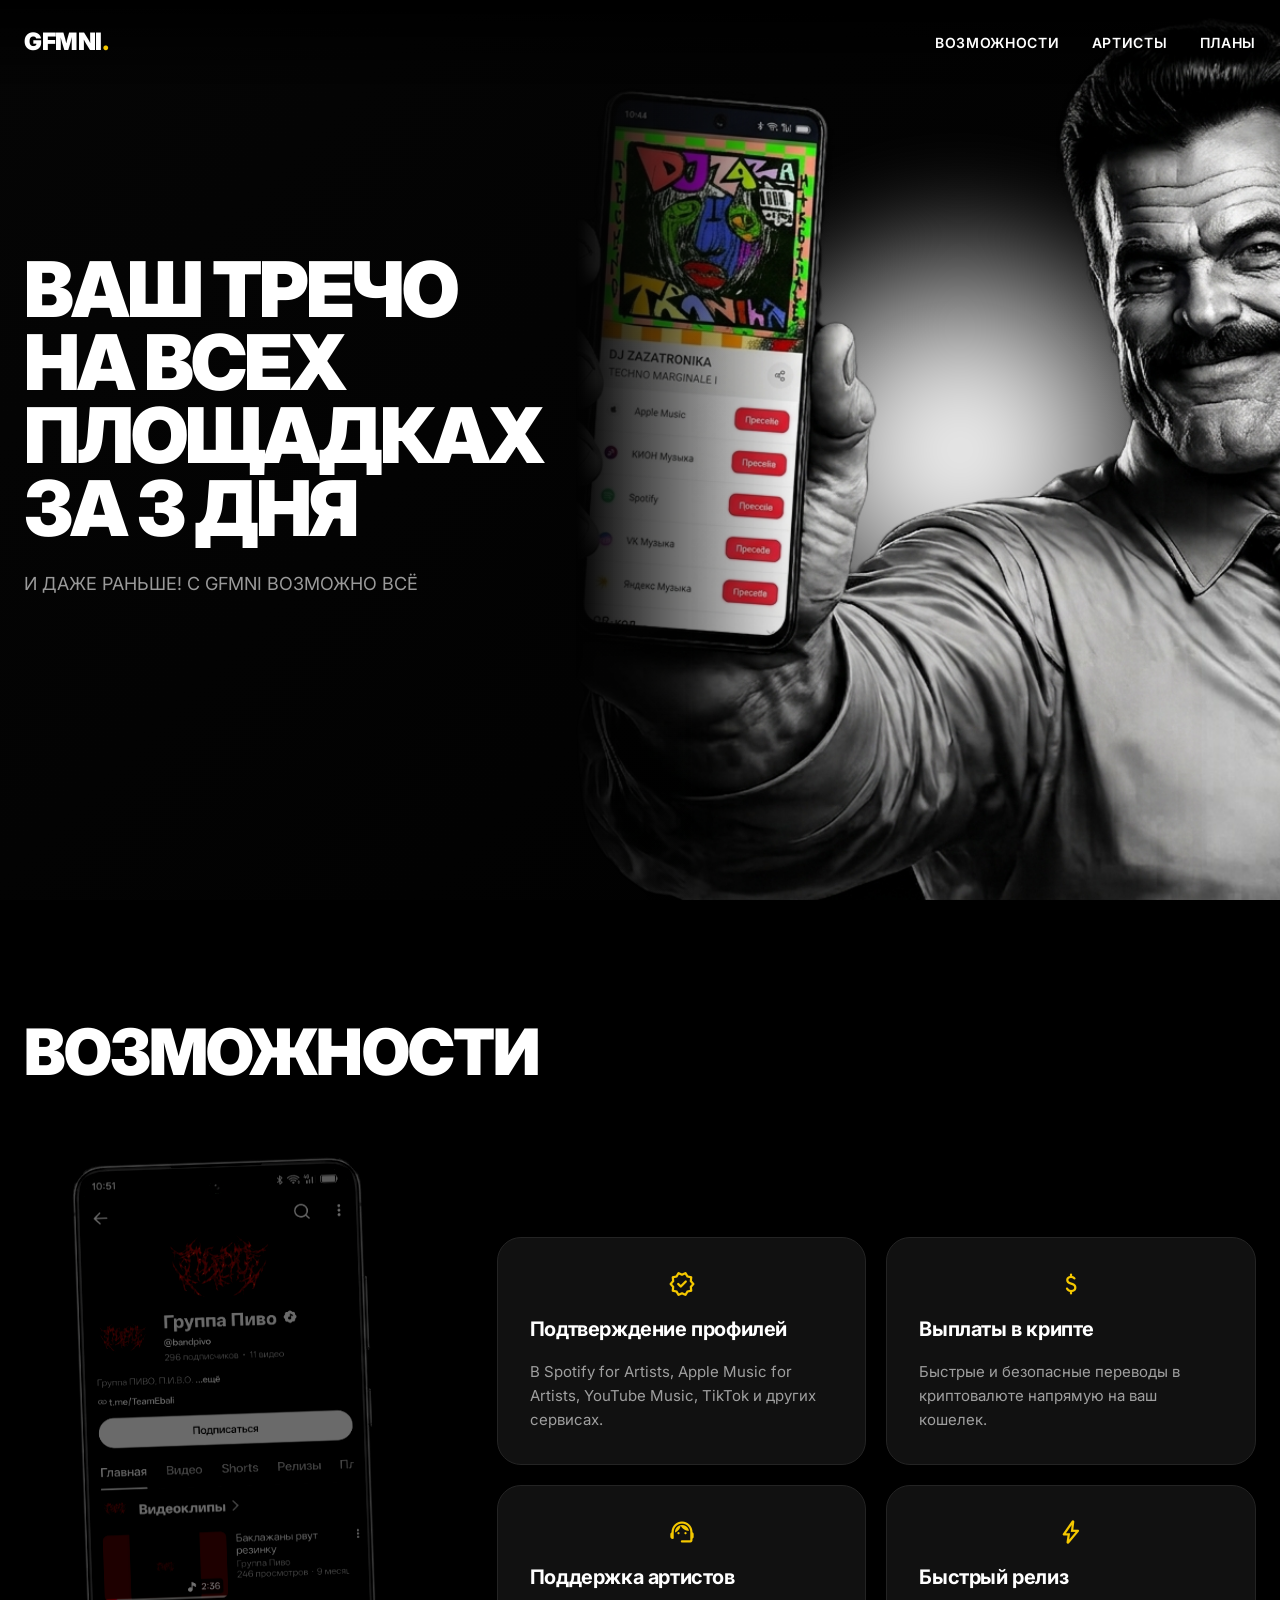
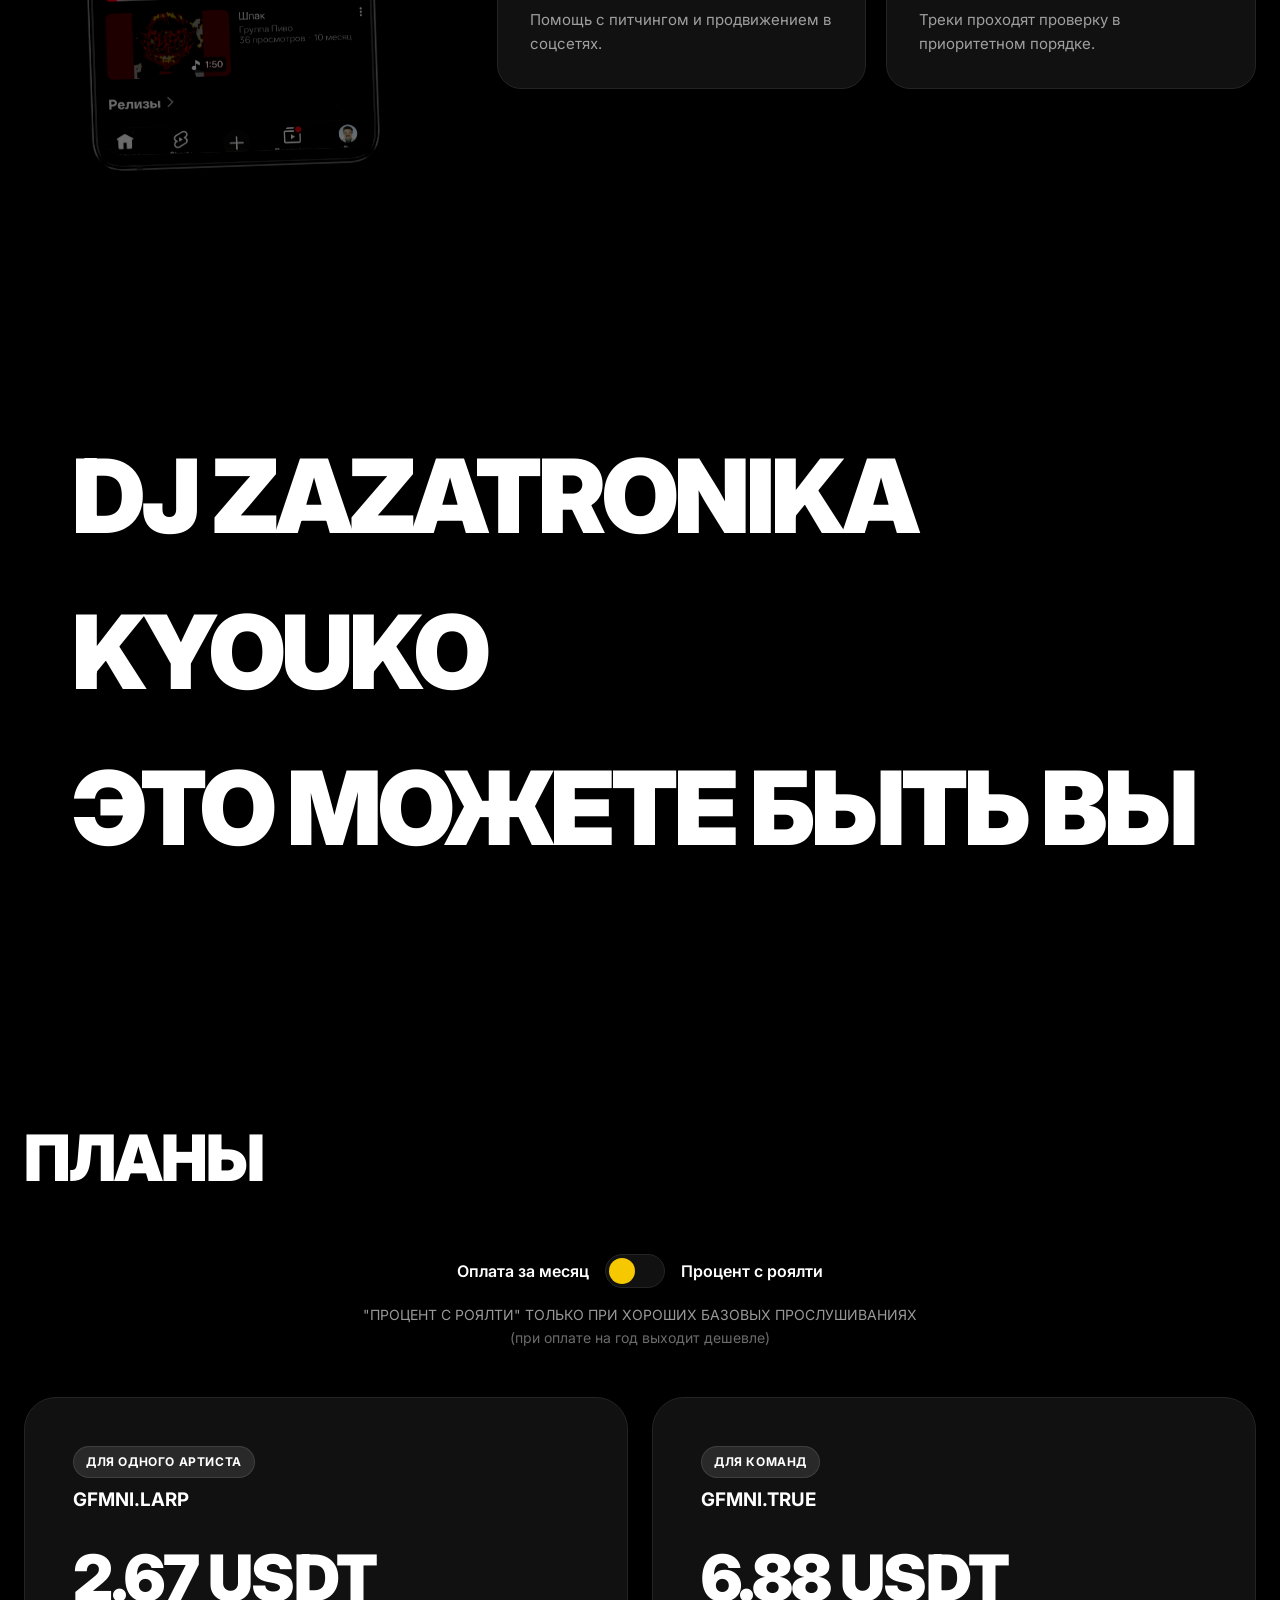
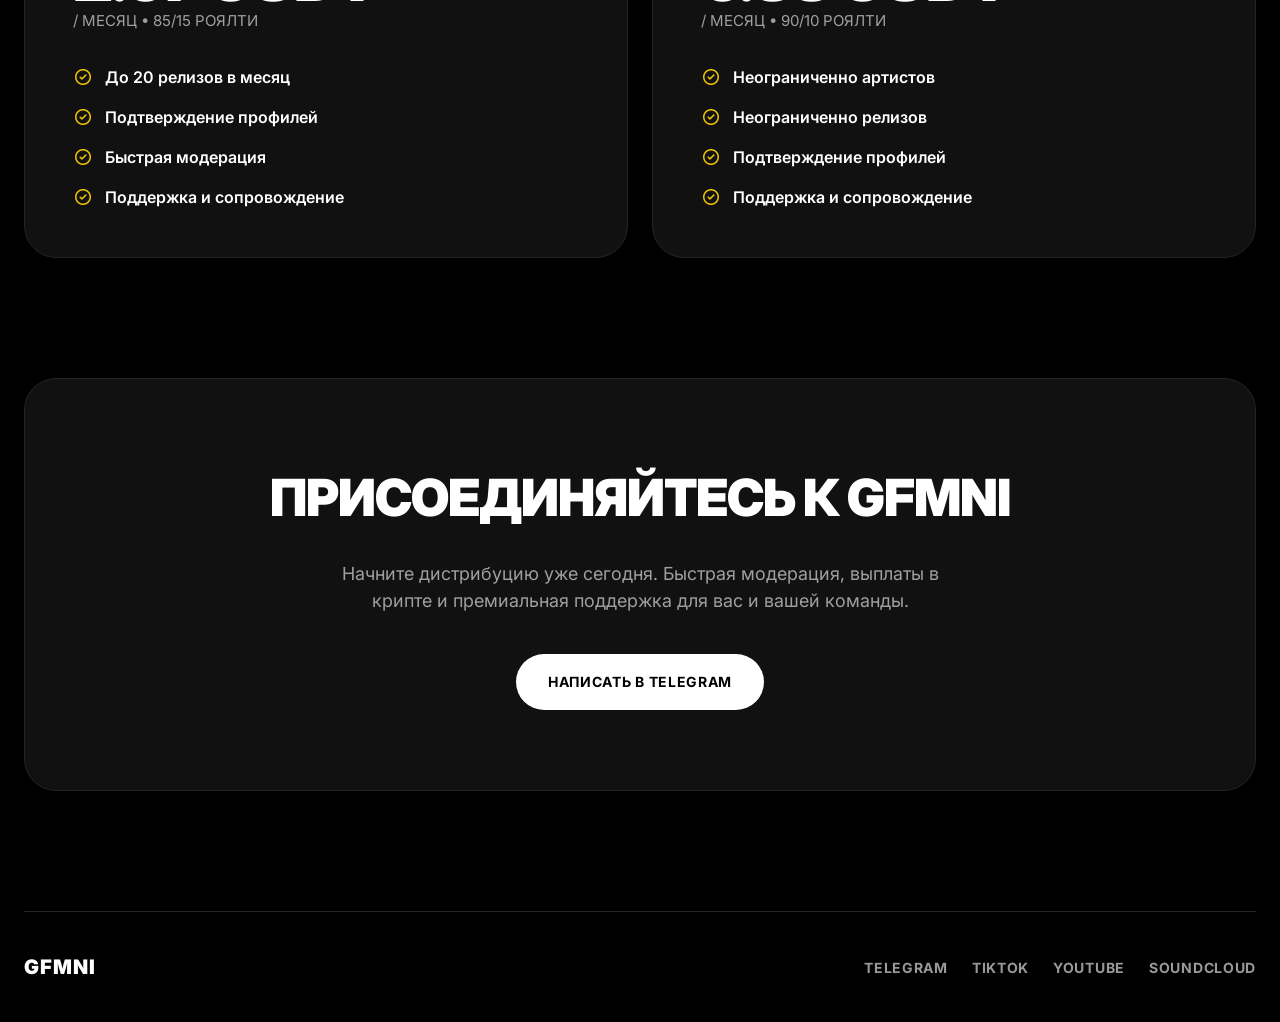
<file: demo.html>
<!DOCTYPE html>
<html lang="ru">
<head>
  <meta charset="UTF-8" />
  <meta name="viewport" content="width=device-width, initial-scale=1.0" />
  
  <title>GFMNI - Дистрибуция музыки на Spotify, Apple Music, TikTok и другие площадки</title>
  <meta name="description" content="Музыкальная дистрибуция GFMNI. Размещение релизов на Spotify, Apple Music, YouTube Music, TikTok, VK Музыка, Яндекс Музыка. Подтверждение профилей артиста и быстрый выпуск релизов." />
  <meta name="robots" content="index, follow" />
  <meta name="theme-color" content="#000000" />

  <!-- Open Graph -->
  <meta property="og:type" content="website" />
  <meta property="og:site_name" content="GFMNI" />
  <meta property="og:title" content="GFMNI - Дистрибуция музыки на Spotify, Apple Music, TikTok и другие площадки" />
  <meta property="og:description" content="Музыкальная дистрибуция GFMNI. Размещение релизов на Spotify, Apple Music, YouTube Music, TikTok, VK Музыка, Яндекс Музыка." />
  <meta property="og:image" content="block1.png" />

  <!-- Fonts: Inter & Material Symbols Rounded 700 -->
  <link rel="preconnect" href="https://fonts.googleapis.com" />
  <link rel="preconnect" href="https://fonts.gstatic.com" crossorigin />
  <link href="https://fonts.googleapis.com/css2?family=Inter:wght@400;600;700;900&display=swap" rel="stylesheet" />
  <link href="https://fonts.googleapis.com/css2?family=Material+Symbols+Rounded:opsz,wght,FILL,GRAD@24,700,1,0" rel="stylesheet" />

  <style>
    :root {
      --bg: #000000;
      --surface: #111111;
      --border: #242424;
      --text: #ffffff;
      --muted: rgba(255, 255, 255, 0.6);
      --accent: #F5C800; /* Yellow accent */
      --radius-lg: 32px;
      --radius-md: 24px;
      --max-width: 1280px;
    }

    * {
      box-sizing: border-box;
      margin: 0;
      padding: 0;
    }

    html {
      scroll-behavior: smooth;
    }

    body {
      font-family: 'Inter', system-ui, -apple-system, sans-serif;
      background-color: var(--bg);
      color: var(--text);
      overflow-x: hidden;
      line-height: 1.5;
    }

    a {
      color: inherit;
      text-decoration: none;
    }

    img {
      max-width: 100%;
      display: block;
    }

    .wrap {
      width: min(var(--max-width), calc(100% - 48px));
      margin: 0 auto;
    }

    .material-symbols-rounded {
      font-size: 28px;
      display: inline-flex;
      align-items: center;
      justify-content: center;
    }

    header {
      position: fixed;
      top: 0; left: 0; right: 0;
      z-index: 100;
      padding: 24px 0;
      background: linear-gradient(to bottom, rgba(0,0,0,0.9), transparent);
      pointer-events: none;
    }

    .nav-container {
      display: flex;
      justify-content: space-between;
      align-items: center;
      pointer-events: auto;
    }

    .logo {
      font-size: 24px;
      font-weight: 900;
      letter-spacing: -0.02em;
      color: var(--text);
    }
    
    .logo span {
      color: var(--accent);
    }

    .nav-links {
      display: flex;
      gap: 32px;
      align-items: center;
    }

    .nav-links a {
      font-size: 14px;
      font-weight: 600;
      text-transform: uppercase;
      letter-spacing: 0.05em;
      color: var(--text);
      transition: color 0.2s ease;
    }

    .nav-links a:hover {
      color: var(--accent);
    }

    .menu-btn {
      display: none;
      background: none;
      border: none;
      color: var(--text);
      cursor: pointer;
    }

    .hero {
      position: relative;
      min-height: 100vh;
      display: flex;
      align-items: center;
      overflow: hidden;
      background: linear-gradient(135deg, #050505 0%, #000 100%);
    }

    .hero-bg {
      position: absolute;
      top: 0;
      right: -5%;
      width: 60vw;
      height: 100%;
      z-index: 0;
      pointer-events: none;
      /* Smooth fade into the black background on the left */
      mask-image: linear-gradient(to right, transparent 0%, black 30%);
      -webkit-mask-image: linear-gradient(to right, transparent 0%, black 30%);
    }

    .hero-sun {
      position: absolute;
      top: 50%;
      left: 50%;
      transform: translate(-50%, -50%);
      width: 70vh;
      height: 70vh;
      background: radial-gradient(circle, #ffffff 0%, rgba(255,255,255,0.8) 20%, transparent 60%);
      border-radius: 50%;
      z-index: 1;
      filter: blur(40px);
    }

    .hero-bg img {
      position: relative;
      z-index: 2;
      width: 100%;
      height: 100%;
      object-fit: cover;
      object-position: center;
    }

    .hero-content {
      position: relative;
      z-index: 10;
      width: 50%;
      padding: 120px 0;
    }

    .hero h1 {
      font-size: clamp(3.5rem, 6vw, 6.5rem);
      font-weight: 900;
      line-height: 0.95;
      letter-spacing: -0.04em;
      text-transform: uppercase;
      margin-bottom: 24px;
      text-wrap: balance;
    }

    .hero-sub {
      font-size: 18px;
      color: var(--muted);
      max-width: 480px;
      margin-bottom: 48px;
      line-height: 1.6;
    }

    .hero-actions {
      display: flex;
      gap: 16px;
    }

    .btn {
      display: inline-flex;
      align-items: center;
      justify-content: center;
      height: 56px;
      padding: 0 32px;
      border-radius: 100px;
      font-size: 14px;
      font-weight: 700;
      text-transform: uppercase;
      letter-spacing: 0.05em;
      transition: all 0.2s ease;
      cursor: pointer;
      border: none;
    }

    .btn-primary {
      background: var(--text);
      color: var(--bg);
    }

    .btn-primary:hover {
      background: var(--accent);
      transform: translateY(-2px);
    }

    .btn-secondary {
      background: rgba(255,255,255,0.05);
      color: var(--text);
      border: 1px solid var(--border);
      backdrop-filter: blur(10px);
    }

    .btn-secondary:hover {
      background: rgba(255,255,255,0.1);
      border-color: rgba(255,255,255,0.2);
    }

    .section {
      padding: 120px 0;
      position: relative;
    }

    .section-title {
      font-size: clamp(2.5rem, 5vw, 4.5rem);
      font-weight: 900;
      text-transform: uppercase;
      letter-spacing: -0.03em;
      margin-bottom: 64px;
      line-height: 1;
    }

    .features-layout {
      display: grid;
      grid-template-columns: 3.5fr 6.5fr;
      gap: 64px;
      align-items: center;
    }

    .features-visual {
      display: flex;
      justify-content: center;
      align-items: center;
    }

    .features-visual img {
      width: 100%;
      max-width: 380px;
      max-height: 70vh;
      object-fit: contain;
      opacity: 0.6;
      filter: brightness(0.7) contrast(1.2);
      transform: rotate(-2deg);
    }

    .features-grid {
      display: grid;
      grid-template-columns: repeat(2, 1fr);
      gap: 20px;
    }

    .feature-card {
      background: var(--surface);
      border: 1px solid var(--border);
      border-radius: var(--radius-md);
      padding: 32px;
      display: flex;
      flex-direction: column;
      gap: 16px;
    }

    .feature-icon {
      color: var(--accent);
    }

    .feature-card h3 {
      font-size: 20px;
      font-weight: 700;
      letter-spacing: -0.02em;
    }

    .feature-card p {
      font-size: 15px;
      color: var(--muted);
      line-height: 1.6;
    }

    .artists-list {
      display: flex;
      flex-direction: column;
    }

    .artist-item {
      display: block;
      padding: 32px 48px;
      border-radius: var(--radius-lg);
      font-size: clamp(3rem, 8vw, 8rem);
      font-weight: 900;
      line-height: 0.9;
      text-transform: uppercase;
      letter-spacing: -0.04em;
      color: var(--text);
      transition: background 0.3s ease, color 0.3s ease, padding 0.3s ease;
      cursor: pointer;
    }

    .artist-item:hover {
      background: var(--text);
      color: var(--bg);
      padding-left: 64px;
    }

    .plans-grid {
      display: grid;
      grid-template-columns: repeat(2, 1fr);
      gap: 24px;
    }

    .plan-card {
      background: var(--surface);
      border: 1px solid var(--border);
      border-radius: var(--radius-lg);
      padding: 48px;
      transition: background 0.3s ease, color 0.3s ease;
      display: flex;
      flex-direction: column;
      gap: 32px;
    }

    /* Plan hover logic: turning text dark when background is white */
    .plan-card:hover {
      background: var(--text);
      color: var(--bg);
    }

    .plan-card:hover .plan-muted {
      color: rgba(0, 0, 0, 0.6);
    }

    .plan-card:hover .plan-icon {
      color: var(--bg);
    }

    .plan-header {
      display: flex;
      flex-direction: column;
      gap: 8px;
    }

    .plan-badge {
      align-self: flex-start;
      padding: 6px 12px;
      background: rgba(255,255,255,0.1);
      border: 1px solid rgba(255,255,255,0.1);
      border-radius: 100px;
      font-size: 12px;
      font-weight: 700;
      text-transform: uppercase;
      letter-spacing: 0.05em;
    }

    .plan-card:hover .plan-badge {
      background: rgba(0,0,0,0.05);
      border-color: rgba(0,0,0,0.1);
      color: var(--bg);
    }

    .plan-price {
      font-size: clamp(3rem, 5vw, 4rem);
      font-weight: 900;
      line-height: 1;
      letter-spacing: -0.03em;
    }

    .plan-muted {
      font-size: 15px;
      color: var(--muted);
      transition: color 0.3s ease;
    }

    .plan-features {
      list-style: none;
      display: flex;
      flex-direction: column;
      gap: 16px;
    }

    .plan-features li {
      display: flex;
      align-items: center;
      gap: 12px;
      font-size: 16px;
      font-weight: 600;
    }

    .plan-icon {
      font-size: 20px;
      color: var(--accent);
      transition: color 0.3s ease;
    }

    .pricing-toggle {
      display: flex;
      justify-content: center;
      align-items: center;
      gap: 16px;
      margin-bottom: 16px;
      font-weight: 600;
    }
    
    .switch {
      position: relative;
      display: inline-block;
      width: 60px;
      height: 34px;
    }
    
    .switch input {
      opacity: 0;
      width: 0;
      height: 0;
    }
    
    .slider {
      position: absolute;
      cursor: pointer;
      top: 0;
      left: 0;
      right: 0;
      bottom: 0;
      background-color: var(--surface);
      border: 1px solid var(--border);
      transition: .4s;
    }
    
    .slider:before {
      position: absolute;
      content: "";
      height: 26px;
      width: 26px;
      left: 3px;
      bottom: 3px;
      background-color: var(--accent);
      transition: .4s;
    }
    
    input:checked + .slider {
      background-color: var(--surface);
    }
    
    input:checked + .slider:before {
      transform: translateX(26px);
    }
    
    .slider.round {
      border-radius: 34px;
    }
    
    .slider.round:before {
      border-radius: 50%;
    }

    .plan-disclaimer {
      text-align: center;
      color: var(--muted);
      font-size: 14px;
      margin-bottom: 48px;
      line-height: 1.6;
    }

    .cta-section {
      background: var(--surface);
      border-radius: var(--radius-lg);
      padding: 80px 64px;
      text-align: center;
      margin-bottom: 120px;
      border: 1px solid var(--border);
    }

    .cta-section h2 {
      font-size: clamp(2rem, 4vw, 3.5rem);
      font-weight: 900;
      text-transform: uppercase;
      letter-spacing: -0.02em;
      margin-bottom: 24px;
    }

    .cta-section p {
      color: var(--muted);
      font-size: 18px;
      margin-bottom: 40px;
      max-width: 600px;
      margin-left: auto;
      margin-right: auto;
    }

    footer {
      border-top: 1px solid var(--border);
      padding: 40px 0;
    }

    .footer-inner {
      display: flex;
      justify-content: space-between;
      align-items: center;
      flex-wrap: wrap;
      gap: 24px;
    }

    .footer-brand {
      font-size: 20px;
      font-weight: 900;
      letter-spacing: 0.05em;
    }

    .footer-socials {
      display: flex;
      gap: 24px;
      list-style: none;
    }

    .footer-socials a {
      font-size: 14px;
      font-weight: 700;
      text-transform: uppercase;
      letter-spacing: 0.05em;
      color: var(--muted);
      transition: color 0.2s;
    }

    .footer-socials a:hover {
      color: var(--text);
    }

    @media (max-width: 1024px) {
      .hero-content {
        width: 60%;
      }
      .features-layout {
        grid-template-columns: 1fr;
        gap: 48px;
      }
      .features-visual img {
        max-height: 40vh;
      }
      .artist-item {
        padding: 24px;
      }
      .artist-item:hover {
        padding-left: 32px;
      }
    }

    @media (max-width: 768px) {
      .nav-links {
        display: none;
      }
      .menu-btn {
        display: flex;
      }
      .hero {
        align-items: flex-start;
        padding-top: 120px;
      }
      .hero-bg {
        width: 100vw;
        right: 0;
        top: auto;
        bottom: 0;
        height: 60vh;
        mask-image: linear-gradient(to top, transparent 0%, black 50%);
        -webkit-mask-image: linear-gradient(to top, transparent 0%, black 50%);
      }
      .hero-content {
        width: 100%;
        padding: 0;
      }
      .features-grid {
        grid-template-columns: 1fr;
      }
      .plans-grid {
        grid-template-columns: 1fr;
      }
      .cta-section {
        padding: 48px 24px;
      }
      .footer-inner {
        flex-direction: column;
        align-items: flex-start;
      }
    }

    /* Simple fade-in animation class */
    .fade-up {
      opacity: 0;
      transform: translateY(30px);
      transition: opacity 0.8s ease, transform 0.8s ease;
    }
    .fade-up.visible {
      opacity: 1;
      transform: translateY(0);
    }
  </style>
</head>
<body>

  <header>
    <div class="wrap nav-container">
      <a href="#" class="logo">GFMNI<span>.</span></a>
      <nav class="nav-links">
        <a href="#features">Возможности</a>
        <a href="#artists">Артисты</a>
        <a href="#plans">Планы</a>
      </nav>
      <button class="menu-btn" aria-label="Menu">
        <span class="material-symbols-rounded">menu</span>
      </button>
    </div>
  </header>

  <section class="hero">
    <div class="hero-bg">
      <div class="hero-sun"></div>
      <img src="block1.png" alt="Фон GFMNI" />
    </div>
    <div class="wrap">
      <div class="hero-content fade-up">
        <h1>ВАШ ТРЕЧО<br>на всех площадках<br>за 3 дня</h1>
        <p class="hero-sub">
          И ДАЖЕ РАНЬШЕ! С GFMNI ВОЗМОЖНО ВСЁ
        </p>
      </div>
    </div>
  </section>

  <section id="features" class="section wrap">
    <h2 class="section-title fade-up">Возможности</h2>
    <div class="features-layout">
      
      <div class="features-visual fade-up">
        <img src="block_2.png" alt="Декоративный телефон" />
      </div>

      <div class="features-grid">
        <div class="feature-card fade-up" style="transition-delay: 0.1s;">
          <span class="material-symbols-rounded feature-icon">verified</span>
          <h3>Подтверждение профилей</h3>
          <p>В Spotify for Artists, Apple Music for Artists, YouTube Music, TikTok и других сервисах.</p>
        </div>

        <div class="feature-card fade-up" style="transition-delay: 0.2s;">
          <span class="material-symbols-rounded feature-icon">attach_money</span>
          <h3>Выплаты в крипте</h3>
          <p>Быстрые и безопасные переводы в криптовалюте напрямую на ваш кошелек.</p>
        </div>

        <div class="feature-card fade-up" style="transition-delay: 0.3s;">
          <span class="material-symbols-rounded feature-icon">support_agent</span>
          <h3>Поддержка артистов</h3>
          <p>Помощь с питчингом и продвижением в соцсетях.</p>
        </div>

        <div class="feature-card fade-up" style="transition-delay: 0.4s;">
          <span class="material-symbols-rounded feature-icon">bolt</span>
          <h3>Быстрый релиз</h3>
          <p>Треки проходят проверку в приоритетном порядке.</p>
        </div>
      </div>

    </div>
  </section>

  <section id="artists" class="section wrap">
    <div class="artists-list">
      <a href="https://t.me/balushnap" target="_blank" class="artist-item fade-up">DJ ZAZATRONIKA</a>
      <a href="https://t.me/okouyk" target="_blank" class="artist-item fade-up" style="transition-delay: 0.1s;">KYOUKO</a>
      <a href="#" class="artist-item fade-up" style="transition-delay: 0.2s;">ЭТО МОЖЕТЕ БЫТЬ ВЫ</a>
    </div>
  </section>

  <section id="plans" class="section wrap">
    <h2 class="section-title fade-up">Планы</h2>
    
    <div class="pricing-toggle fade-up">
       <span>Оплата за месяц</span>
       <label class="switch">
         <input type="checkbox" id="pricingToggle">
         <span class="slider round"></span>
       </label>
       <span>Процент с роялти</span>
    </div>
    
    <div class="plan-disclaimer fade-up">
      "ПРОЦЕНТ С РОЯЛТИ" ТОЛЬКО ПРИ ХОРОШИХ БАЗОВЫХ ПРОСЛУШИВАНИЯХ<br>
      <span style="opacity: 0.7;">(при оплате на год выходит дешевле)</span>
    </div>

    <div class="plans-grid">
      
      <div class="plan-card fade-up">
        <div class="plan-header">
          <span class="plan-badge">Для одного артиста</span>
          <h3>GFMNI.LARP</h3>
        </div>
        <div>
          <div class="plan-price" id="larp-price">2.67 USDT</div>
          <div class="plan-muted" id="larp-subtitle">/ МЕСЯЦ • 85/15 РОЯЛТИ</div>
        </div>
        <ul class="plan-features">
          <li><span class="material-symbols-rounded plan-icon">check_circle</span> До 20 релизов в месяц</li>
          <li><span class="material-symbols-rounded plan-icon">check_circle</span> Подтверждение профилей</li>
          <li><span class="material-symbols-rounded plan-icon">check_circle</span> Быстрая модерация</li>
          <li><span class="material-symbols-rounded plan-icon">check_circle</span> Поддержка и сопровождение</li>
        </ul>
      </div>

      <div class="plan-card fade-up" style="transition-delay: 0.2s;">
        <div class="plan-header">
          <span class="plan-badge">Для команд</span>
          <h3>GFMNI.TRUE</h3>
        </div>
        <div>
          <div class="plan-price" id="true-price">6.88 USDT</div>
          <div class="plan-muted" id="true-subtitle">/ МЕСЯЦ • 90/10 РОЯЛТИ</div>
        </div>
        <ul class="plan-features">
          <li><span class="material-symbols-rounded plan-icon">check_circle</span> Неограниченно артистов</li>
          <li><span class="material-symbols-rounded plan-icon">check_circle</span> Неограниченно релизов</li>
          <li><span class="material-symbols-rounded plan-icon">check_circle</span> Подтверждение профилей</li>
          <li><span class="material-symbols-rounded plan-icon">check_circle</span> Поддержка и сопровождение</li>
        </ul>
      </div>

    </div>
  </section>

  <section class="wrap">
    <div class="cta-section fade-up">
      <h2>Присоединяйтесь к GFMNI</h2>
      <p>Начните дистрибуцию уже сегодня. Быстрая модерация, выплаты в крипте и премиальная поддержка для вас и вашей команды.</p>
      <a href="https://t.me/gfmni" target="_blank" class="btn btn-primary">Написать в Telegram</a>
    </div>
  </section>

  <footer class="wrap">
    <div class="footer-inner">
      <div class="footer-brand">GFMNI</div>
      <ul class="footer-socials">
        <li><a href="https://t.me/gfmni" target="_blank">Telegram</a></li>
        <li><a href="https://tiktok.com/@gfmni" target="_blank">TikTok</a></li>
        <li><a href="https://www.youtube.com/@gfmni" target="_blank">YouTube</a></li>
        <li><a href="https://soundcloud.com/gfmni" target="_blank">SoundCloud</a></li>
      </ul>
    </div>
  </footer>

  <script>
    // Intersection Observer for scroll animations
    document.addEventListener("DOMContentLoaded", () => {
      const observerOptions = {
        root: null,
        rootMargin: '0px',
        threshold: 0.1
      };

      const observer = new IntersectionObserver((entries, observer) => {
        entries.forEach(entry => {
          if (entry.isIntersecting) {
            entry.target.classList.add('visible');
            observer.unobserve(entry.target);
          }
        });
      }, observerOptions);

      const animatedElements = document.querySelectorAll('.fade-up');
      animatedElements.forEach(el => observer.observe(el));
      
      const pricingToggle = document.getElementById('pricingToggle');
      const larpPrice = document.getElementById('larp-price');
      const larpSubtitle = document.getElementById('larp-subtitle');
      const truePrice = document.getElementById('true-price');
      const trueSubtitle = document.getElementById('true-subtitle');

      if(pricingToggle) {
        pricingToggle.addEventListener('change', (e) => {
          if(e.target.checked) {
            larpPrice.textContent = '0 USDT';
            larpSubtitle.textContent = '/ МЕСЯЦ • 75/25 РОЯЛТИ';
            
            truePrice.textContent = '0 USDT';
            trueSubtitle.textContent = '/ МЕСЯЦ • 70/30 РОЯЛТИ';
          } else {
            larpPrice.textContent = '2.67 USDT';
            larpSubtitle.textContent = '/ МЕСЯЦ • 85/15 РОЯЛТИ';
            
            truePrice.textContent = '6.88 USDT';
            trueSubtitle.textContent = '/ МЕСЯЦ • 90/10 РОЯЛТИ';
          }
        });
      }

      // Basic mobile menu toggle logic
      const menuBtn = document.querySelector('.menu-btn');
      const navLinks = document.querySelector('.nav-links');
      
      if(menuBtn) {
        menuBtn.addEventListener('click', () => {
           const isVisible = navLinks.style.display === 'flex';
           navLinks.style.display = isVisible ? 'none' : 'flex';
           if(!isVisible) {
              navLinks.style.flexDirection = 'column';
              navLinks.style.position = 'absolute';
              navLinks.style.top = '70px';
              navLinks.style.right = '24px';
              navLinks.style.background = '#111';
              navLinks.style.padding = '24px';
              navLinks.style.borderRadius = '16px';
              navLinks.style.border = '1px solid #242424';
           }
        });
      }
    });
  </script>
</body>
</html>
</file>
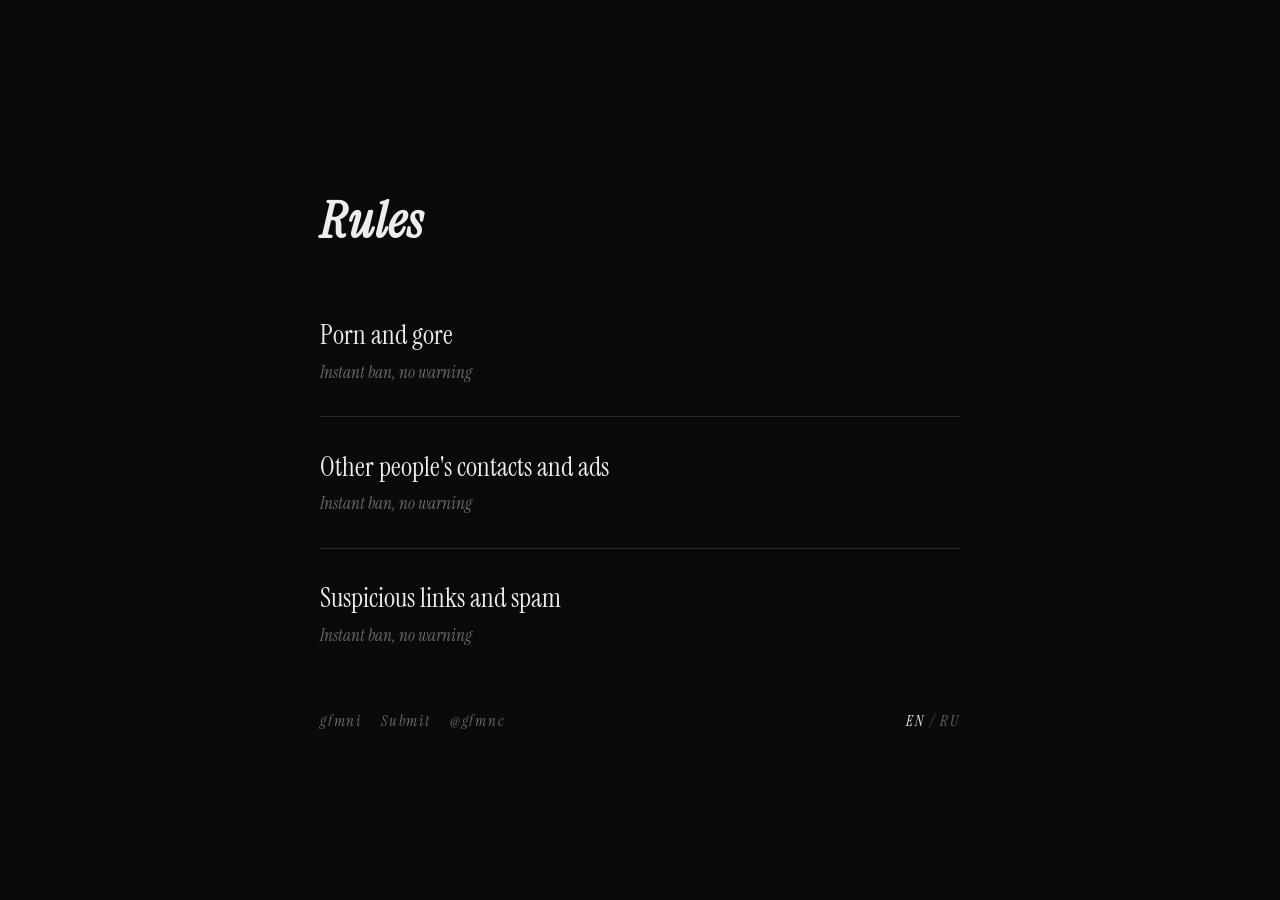
<file: rules.html>
<!DOCTYPE html>
<html lang="en">
<head>
<meta charset="UTF-8">
<meta name="viewport" content="width=device-width, initial-scale=1.0">
<title>gfmni — rules</title>
<meta name="description" content="gfmnc chat rules">
<link rel="icon" href="favicon.ico" sizes="any">
<link rel="icon" href="favicon.svg" type="image/svg+xml">
<link rel="preconnect" href="https://fonts.googleapis.com">
<link rel="preconnect" href="https://fonts.gstatic.com" crossorigin>
<link href="https://fonts.googleapis.com/css2?family=Instrument+Serif:ital@0;1&display=swap" rel="stylesheet">
<link rel="stylesheet" href="styles.css">
</head>
<body>
<div class="wrap">
  <h1 class="page-title" data-lang="en">Rules</h1>
  <h1 class="page-title" data-lang="ru">Правила</h1>

  <main>
    <div class="step">
      <div class="step-body">
        <div class="step-title" data-lang="en">Porn and gore</div>
        <div class="step-title" data-lang="ru">Порно и расчленёнка</div>
        <div class="step-desc" data-lang="en">Instant ban, no warning</div>
        <div class="step-desc" data-lang="ru">Бан без предупреждения</div>
      </div>
    </div>

    <div class="step">
      <div class="step-body">
        <div class="step-title" data-lang="en">Other people's contacts and ads</div>
        <div class="step-title" data-lang="ru">Чужие номера и реклама</div>
        <div class="step-desc" data-lang="en">Instant ban, no warning</div>
        <div class="step-desc" data-lang="ru">Бан без предупреждения</div>
      </div>
    </div>

    <div class="step">
      <div class="step-body">
        <div class="step-title" data-lang="en">Suspicious links and spam</div>
        <div class="step-title" data-lang="ru">Подозрительные ссылки и спам</div>
        <div class="step-desc" data-lang="en">Instant ban, no warning</div>
        <div class="step-desc" data-lang="ru">Бан без предупреждения</div>
      </div>
    </div>
  </main>

  <div class="bottom-row">
    <nav class="nav-links">
      <a href="./">gfmni</a>
      <a href="./submit">Submit</a>
      <a href="https://t.me/gfmnc" target="_blank" rel="noopener">@gfmnc</a>
    </nav>
    <div class="lang-switch">
      <button id="btn-en" class="active" onclick="setLang('en')">EN</button>
      <span class="sep">/</span>
      <button id="btn-ru" onclick="setLang('ru')">RU</button>
    </div>
  </div>
</div>

<script>
  function setLang(lang) {
    document.body.classList.toggle('lang-ru', lang === 'ru');
    document.getElementById('btn-en').classList.toggle('active', lang === 'en');
    document.getElementById('btn-ru').classList.toggle('active', lang === 'ru');
    document.documentElement.lang = lang;
  }
</script>
</body>
</html>
</file>
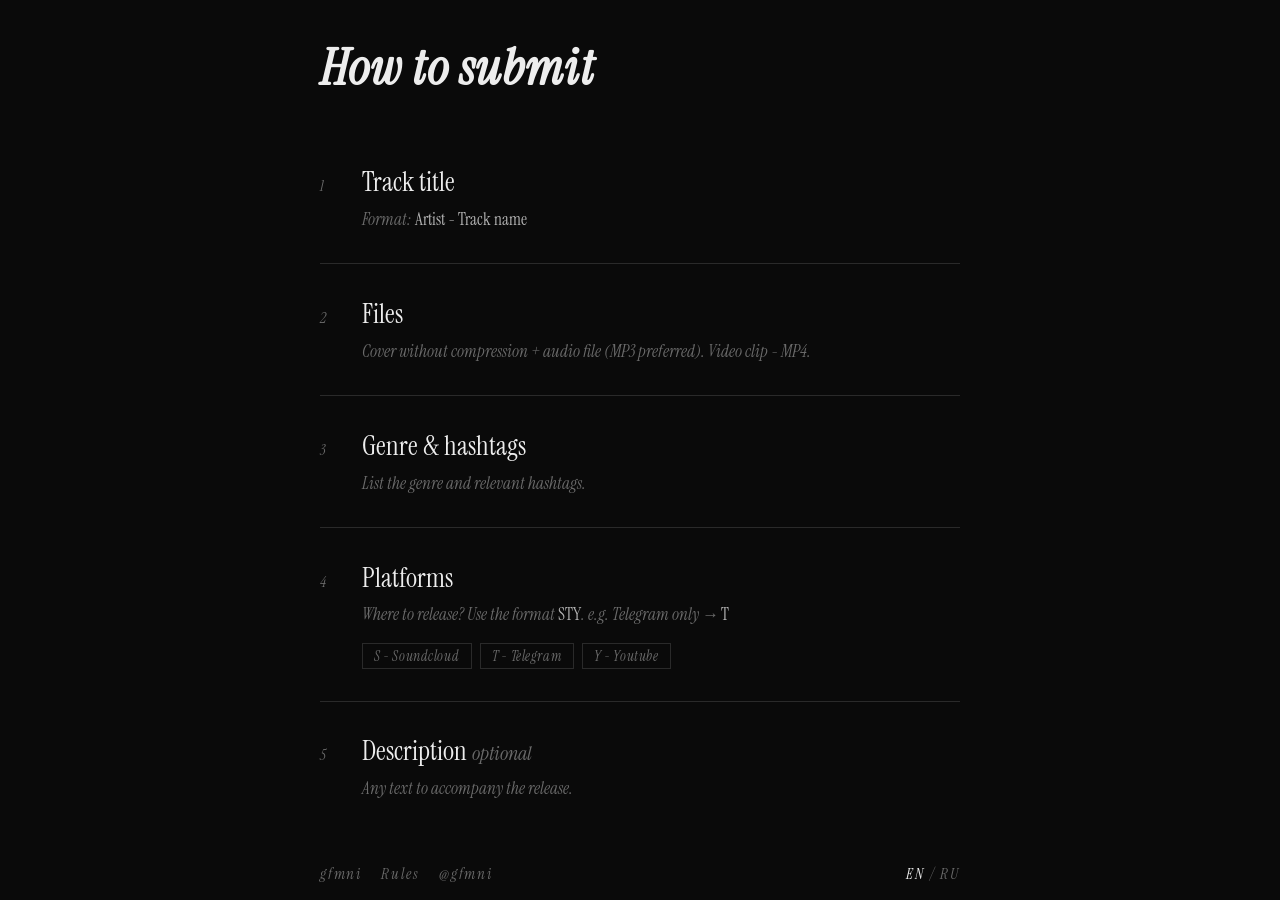
<file: submit.html>
<!DOCTYPE html>
<html lang="en">
<head>
<meta charset="UTF-8">
<meta name="viewport" content="width=device-width, initial-scale=1.0">
<title>gfmni - submit</title>
<meta name="description" content="How to submit your track to gfmni">
<link rel="icon" href="favicon.ico" sizes="any">
<link rel="icon" href="favicon.svg" type="image/svg+xml">
<link rel="preconnect" href="https://fonts.googleapis.com">
<link rel="preconnect" href="https://fonts.gstatic.com" crossorigin>
<link href="https://fonts.googleapis.com/css2?family=Instrument+Serif:ital@0;1&display=swap" rel="stylesheet">
<link rel="stylesheet" href="styles.css">
</head>
<body>
<div class="wrap">
  <h1 class="page-title" data-lang="en">How to submit</h1>
  <h1 class="page-title" data-lang="ru">Как оформить</h1>

  <main>
    <div class="step">
      <div class="step-num">1</div>
      <div class="step-body">
        <div class="step-title" data-lang="en">Track title</div>
        <div class="step-title" data-lang="ru">Название</div>
        <div class="step-desc" data-lang="en">Format: <code>Artist - Track name</code></div>
        <div class="step-desc" data-lang="ru">Формат: <code>Артист - Название</code></div>
      </div>
    </div>

    <div class="step">
      <div class="step-num">2</div>
      <div class="step-body">
        <div class="step-title" data-lang="en">Files</div>
        <div class="step-title" data-lang="ru">Файлы</div>
        <div class="step-desc" data-lang="en">Cover without compression + audio file (MP3 preferred). Video clip - MP4.</div>
        <div class="step-desc" data-lang="ru">Обложка без сжатия + аудиофайл (желательно MP3). Клип - MP4.</div>
      </div>
    </div>

    <div class="step">
      <div class="step-num">3</div>
      <div class="step-body">
        <div class="step-title" data-lang="en">Genre &amp; hashtags</div>
        <div class="step-title" data-lang="ru">Жанр и хештеги</div>
        <div class="step-desc" data-lang="en">List the genre and relevant hashtags.</div>
        <div class="step-desc" data-lang="ru">Укажи жанр и хештеги для релиза.</div>
      </div>
    </div>

    <div class="step">
      <div class="step-num">4</div>
      <div class="step-body">
        <div class="step-title" data-lang="en">Platforms</div>
        <div class="step-title" data-lang="ru">Платформы</div>
        <div class="step-desc" data-lang="en">Where to release? Use the format <code>STY</code>. e.g. Telegram only → <code>T</code></div>
        <div class="step-desc" data-lang="ru">Куда выкладывать? Формат <code>STY</code>. Например, только Telegram → <code>T</code></div>
        <div class="platforms">
          <span class="tag">S - Soundcloud</span>
          <span class="tag">T - Telegram</span>
          <span class="tag">Y - Youtube</span>
        </div>
      </div>
    </div>

    <div class="step">
      <div class="step-num">5</div>
      <div class="step-body">
        <div class="step-title" data-lang="en">Description <span class="optional">optional</span></div>
        <div class="step-title" data-lang="ru">Описание <span class="optional">необязательно</span></div>
        <div class="step-desc" data-lang="en">Any text to accompany the release.</div>
        <div class="step-desc" data-lang="ru">Желаемое описание для релиза.</div>
      </div>
    </div>
  </main>

  <div class="bottom-row">
    <nav class="nav-links">
      <a href="./">gfmni</a>
      <a href="./rules">Rules</a>
      <a href="https://t.me/gfmni?direct" target="_blank" rel="noopener">@gfmni</a>
    </nav>
    <div class="lang-switch">
      <button id="btn-en" class="active" onclick="setLang('en')">EN</button>
      <span class="sep">/</span>
      <button id="btn-ru" onclick="setLang('ru')">RU</button>
    </div>
  </div>
</div>

<script>
  function setLang(lang) {
    document.body.classList.toggle('lang-ru', lang === 'ru');
    document.getElementById('btn-en').classList.toggle('active', lang === 'en');
    document.getElementById('btn-ru').classList.toggle('active', lang === 'ru');
    document.documentElement.lang = lang;
  }
</script>
</body>
</html>
</file>
<file: styles.css>
/* ─── gfmni — shared styles ─────────────────────────────── */

:root {
  --bg:   #0a0a0a;
  --fg:   #ededed;
  --muted:#6b6b6b;
  --line: #2a2a2a;
}

* { margin:0; padding:0; box-sizing:border-box; }
html, body { height:100%; }

body {
  background: var(--bg);
  color: var(--fg);
  font-family: 'Instrument Serif', serif;
  -webkit-font-smoothing: antialiased;
  min-height: 100vh;
  display: flex;
  flex-direction: column;
  align-items: center;
  justify-content: center;
  padding: 6vh 6vw 4vh;
}

/* ─── wrap ───────────────────────────────────────────────── */
.wrap {
  width: 100%;
  max-width: 640px;
  display: flex;
  flex-direction: column;
}

/* ─── page heading ───────────────────────────────────────── */
.page-title {
  font-size: clamp(2rem, 6vw, 3.2rem);
  font-style: italic;
  letter-spacing: 0.02em;
  margin-bottom: clamp(2.5rem, 7vh, 4rem);
}

/* ─── bottom bar ─────────────────────────────────────────── */
.bottom-row {
  margin-top: clamp(2.5rem, 7vh, 4rem);
  display: flex;
  justify-content: space-between;
  align-items: baseline;
  gap: 1rem;
}

/* ─── nav links (used in bottom-row) ────────────────────── */
.nav-links {
  display: flex;
  gap: 1.2rem;
  font-size: clamp(0.78rem, 1.5vw, 0.92rem);
  font-style: italic;
  letter-spacing: 0.12em;
  flex-wrap: wrap;
}
.nav-links a {
  color: var(--muted);
  text-decoration: none;
  transition: color 0.22s ease;
  font-size: inherit;
  letter-spacing: inherit;
}
.nav-links a:hover,
.nav-links a.active { color: var(--fg); }
.nav-links a:focus-visible {
  outline: 1px solid var(--muted);
  outline-offset: 3px;
}

/* ─── lang switch ────────────────────────────────────────── */
.lang-switch {
  font-size: clamp(0.78rem, 1.5vw, 0.92rem);
  font-style: italic;
  letter-spacing: 0.12em;
  display: flex;
  align-items: baseline;
  gap: 0;
  flex-shrink: 0;
}
.lang-switch button {
  background: none;
  border: none;
  color: var(--muted);
  font-family: 'Instrument Serif', serif;
  font-style: italic;
  font-size: inherit;
  letter-spacing: inherit;
  cursor: pointer;
  padding: 0;
  transition: color 0.22s ease;
}
.lang-switch button.active  { color: var(--fg); }
.lang-switch button:hover   { color: var(--fg); }
.lang-switch button:focus-visible {
  outline: 1px solid var(--muted);
  outline-offset: 3px;
}
.lang-switch .sep {
  color: var(--muted);
  padding: 0 0.35em;
}

/* ─── i18n ───────────────────────────────────────────────── */
[data-lang="ru"]               { display: none; }
body.lang-ru [data-lang="en"]  { display: none; }
body.lang-ru [data-lang="ru"]  { display: block; }

/* ─── rules & submit shared ──────────────────────────────── */
.step {
  display: flex;
  gap: 1.4rem;
  padding: clamp(1.4rem, 3.5vh, 2.2rem) 0;
  border-bottom: 1px solid var(--line);
  align-items: baseline;
}
.step:first-child { padding-top: 0; }
.step:last-child  { border-bottom: none; padding-bottom: 0; }

.step-num {
  font-size: clamp(0.82rem, 1.6vw, 0.95rem);
  font-style: italic;
  color: var(--muted);
  min-width: 1.2rem;
  flex-shrink: 0;
}
.step-body {
  display: flex;
  flex-direction: column;
  gap: 0.4rem;
}
.step-title {
  font-size: clamp(1.2rem, 3.5vw, 1.7rem);
  line-height: 1.3;
}
.step-desc {
  font-size: clamp(0.88rem, 2vw, 1.05rem);
  font-style: italic;
  color: var(--muted);
  line-height: 1.55;
}
.step-desc code {
  font-family: 'Instrument Serif', serif;
  font-style: normal;
  color: var(--fg);
  opacity: 0.75;
}

.platforms {
  display: flex;
  gap: 0.5rem;
  margin-top: 0.6rem;
  flex-wrap: wrap;
}
.tag {
  font-size: clamp(0.78rem, 1.6vw, 0.9rem);
  font-style: italic;
  color: var(--muted);
  border: 1px solid var(--line);
  padding: 0.2em 0.8em;
  letter-spacing: 0.04em;
}

/* ─── optional label ─────────────────────────────────────── */
.optional {
  color: var(--muted);
  font-style: italic;
  font-size: 0.72em;
}

/* ─── motion ─────────────────────────────────────────────── */
@media (prefers-reduced-motion: reduce) {
  *, *::before, *::after { transition: none !important; }
}
</file>
